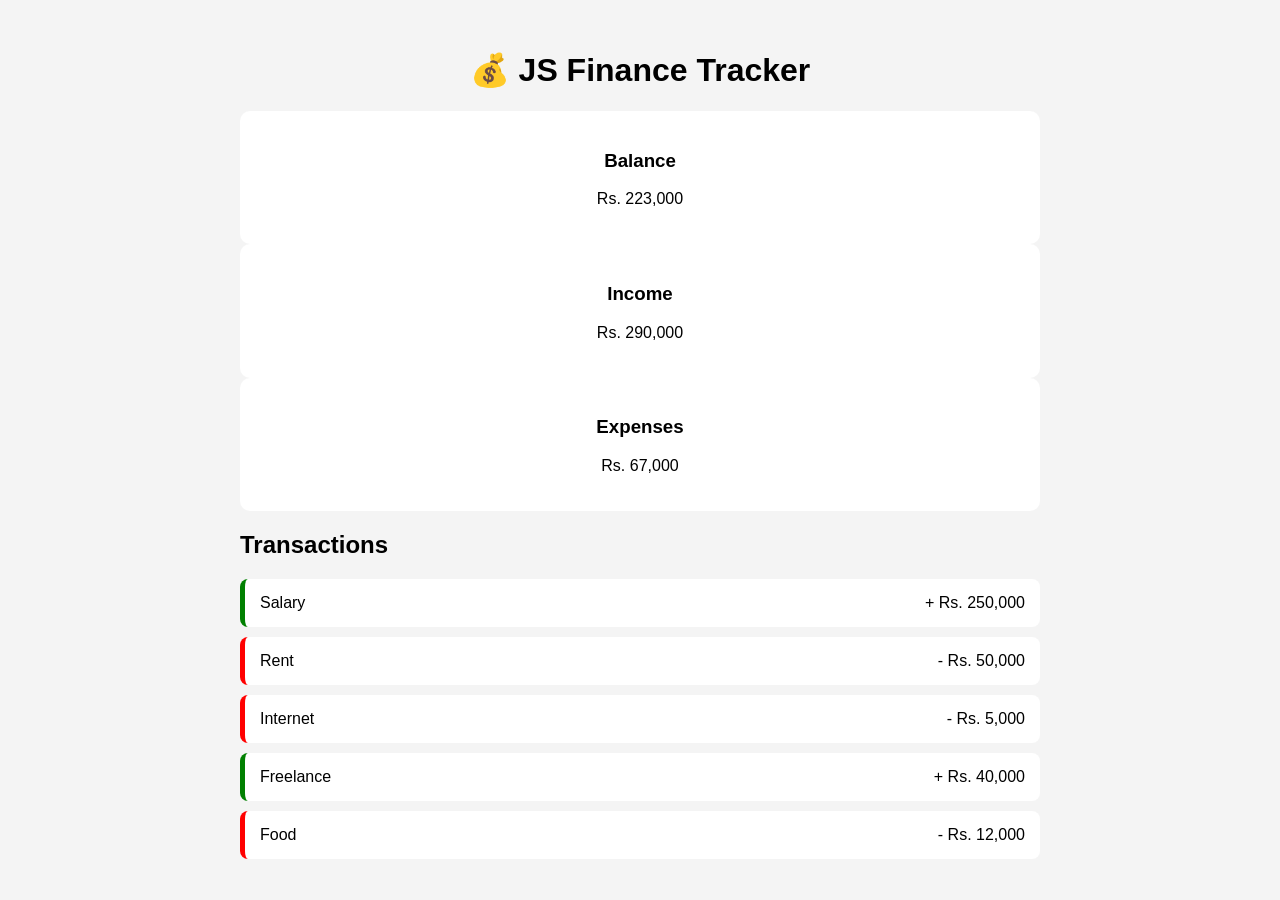
<file: day-02-dom/index.html>
<!DOCTYPE html>
<html lang="en">

<head>
    <meta charset="UTF-8">
    <meta name="viewport" content="width=device-width, initial-scale=1.0">
    <title>JS Finance Tracker</title>
    <link rel="stylesheet" href="css/style.css">
</head>

<body>
    <div class="container">
        <h1>💰 JS Finance Tracker</h1>

        <section class="summery">
            <div class="card">
                <h3>Balance</h3>
                <p id="balance">Rs.0</p>
            </div>

            <div class="card">
                <h3>Income</h3>
                <p id="income">Rs. 0</p>
            </div>

            <div class="card">
                <h3>Expenses</h3>
                <p id="expenses">Rs. 0</p>
            </div>
        </section>
        <section>

            <h2>Transactions</h2>

            <div id="transaction-list">
            </div>

        </section>
        <script src="js/app.js"></script>
    </div>

</body>

</html>
</file>
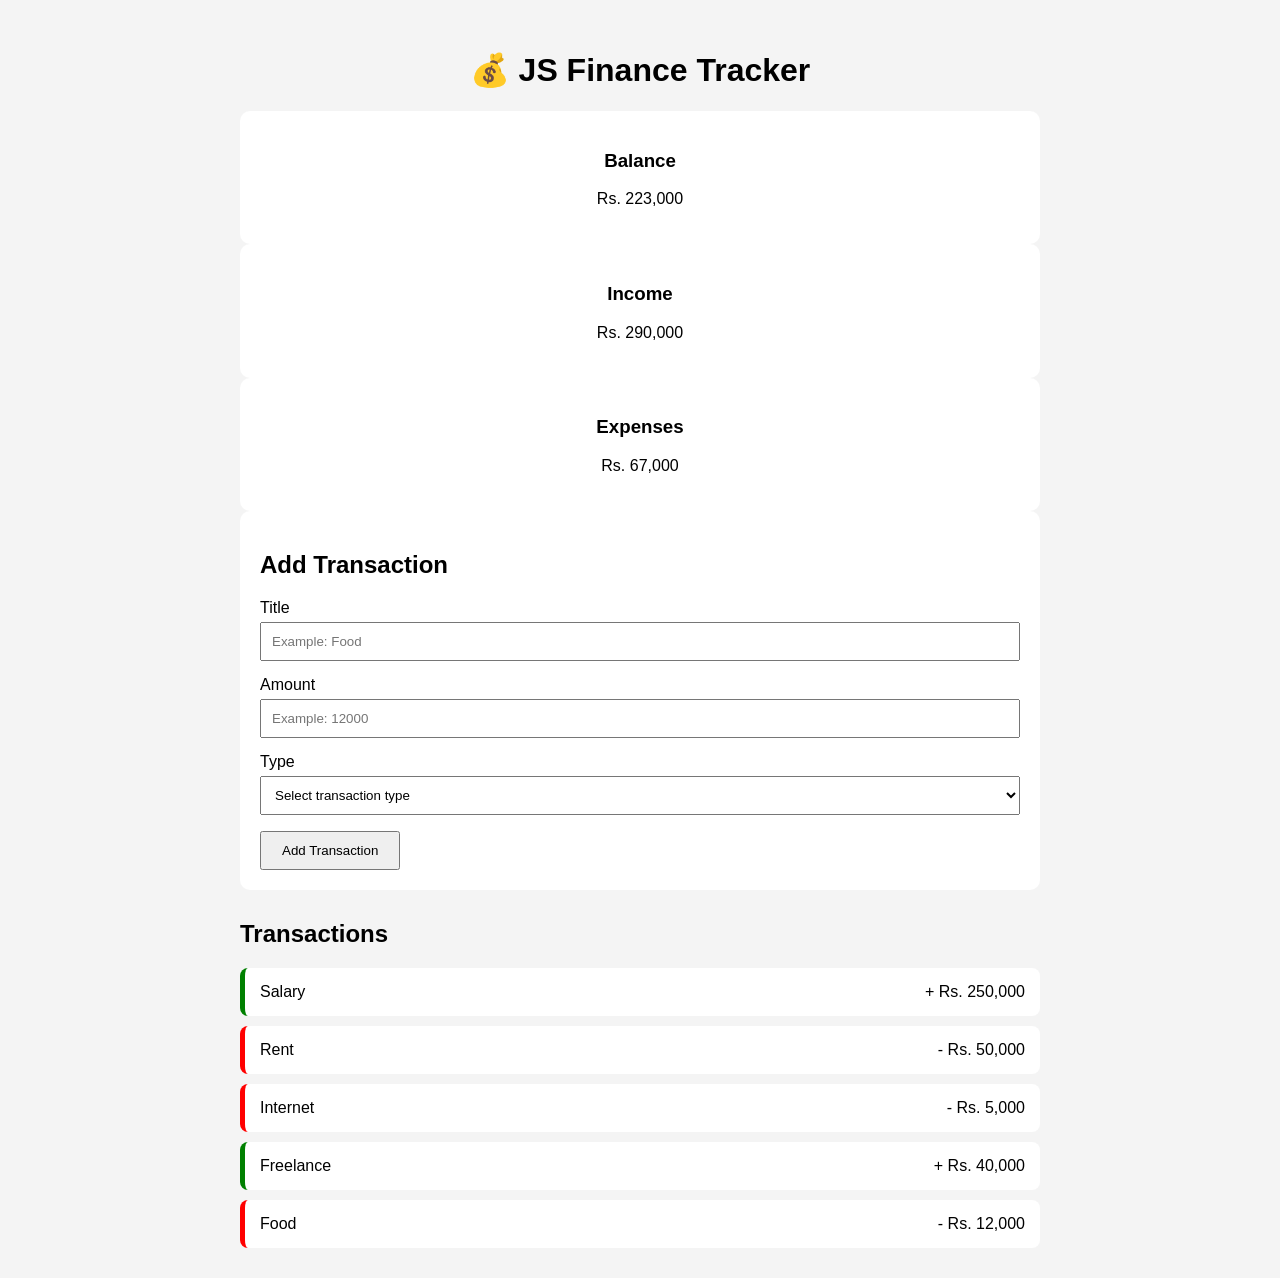
<file: day-03-forms-events/index.html>
<!DOCTYPE html>
<html lang="en">

<head>
    <meta charset="UTF-8">
    <meta name="viewport" content="width=device-width, initial-scale=1.0">
    <title>JS Finance Tracker</title>
    <link rel="stylesheet" href="css/style.css">
</head>

<body>
    <div class="container">
        <h1>💰 JS Finance Tracker</h1>

        <!-- ========================= -->
        <!-- Summary -->
        <!-- ========================= -->

        <section class="summery">
            <div class="card">
                <h3>Balance</h3>
                <p id="balance">Rs.0</p>
            </div>

            <div class="card">
                <h3>Income</h3>
                <p id="income">Rs. 0</p>
            </div>

            <div class="card">
                <h3>Expenses</h3>
                <p id="expenses">Rs. 0</p>
            </div>
        </section>

        <!-- ========================= -->
        <!-- Add Transaction Form -->
        <!-- ========================= -->

        <section class="form-section">
            <h2>Add Transaction</h2>

            <form id="transaction-form">
                <div class="form-group">
                    <label for="title">Title</label>
                    <input type="text" id="title" placeholder="Example: Food">
                </div>

                <div class="form-group">
                    <label for="amount">Amount</label>
                    <input type="number" id="amount" placeholder="Example: 12000">

                </div>

                <div class="form-group">
                    <label for="type">Type</label>
                    <select id="type">
                        <option value="">Select transaction type</option>
                        <option value="income">Income</option>
                        <option value="expense">Expense</option>
                    </select>
                </div>

                <p id="error-message"></p>

                <button type="submit">Add Transaction</button>
            </form>
        </section>

        <!-- ========================= -->
        <!-- Transactions -->
        <!-- ========================= -->

        <section>

            <h2>Transactions</h2>

            <div id="transaction-list">
            </div>

        </section>
        <script src="js/app.js"></script>
    </div>

</body>

</html>
</file>
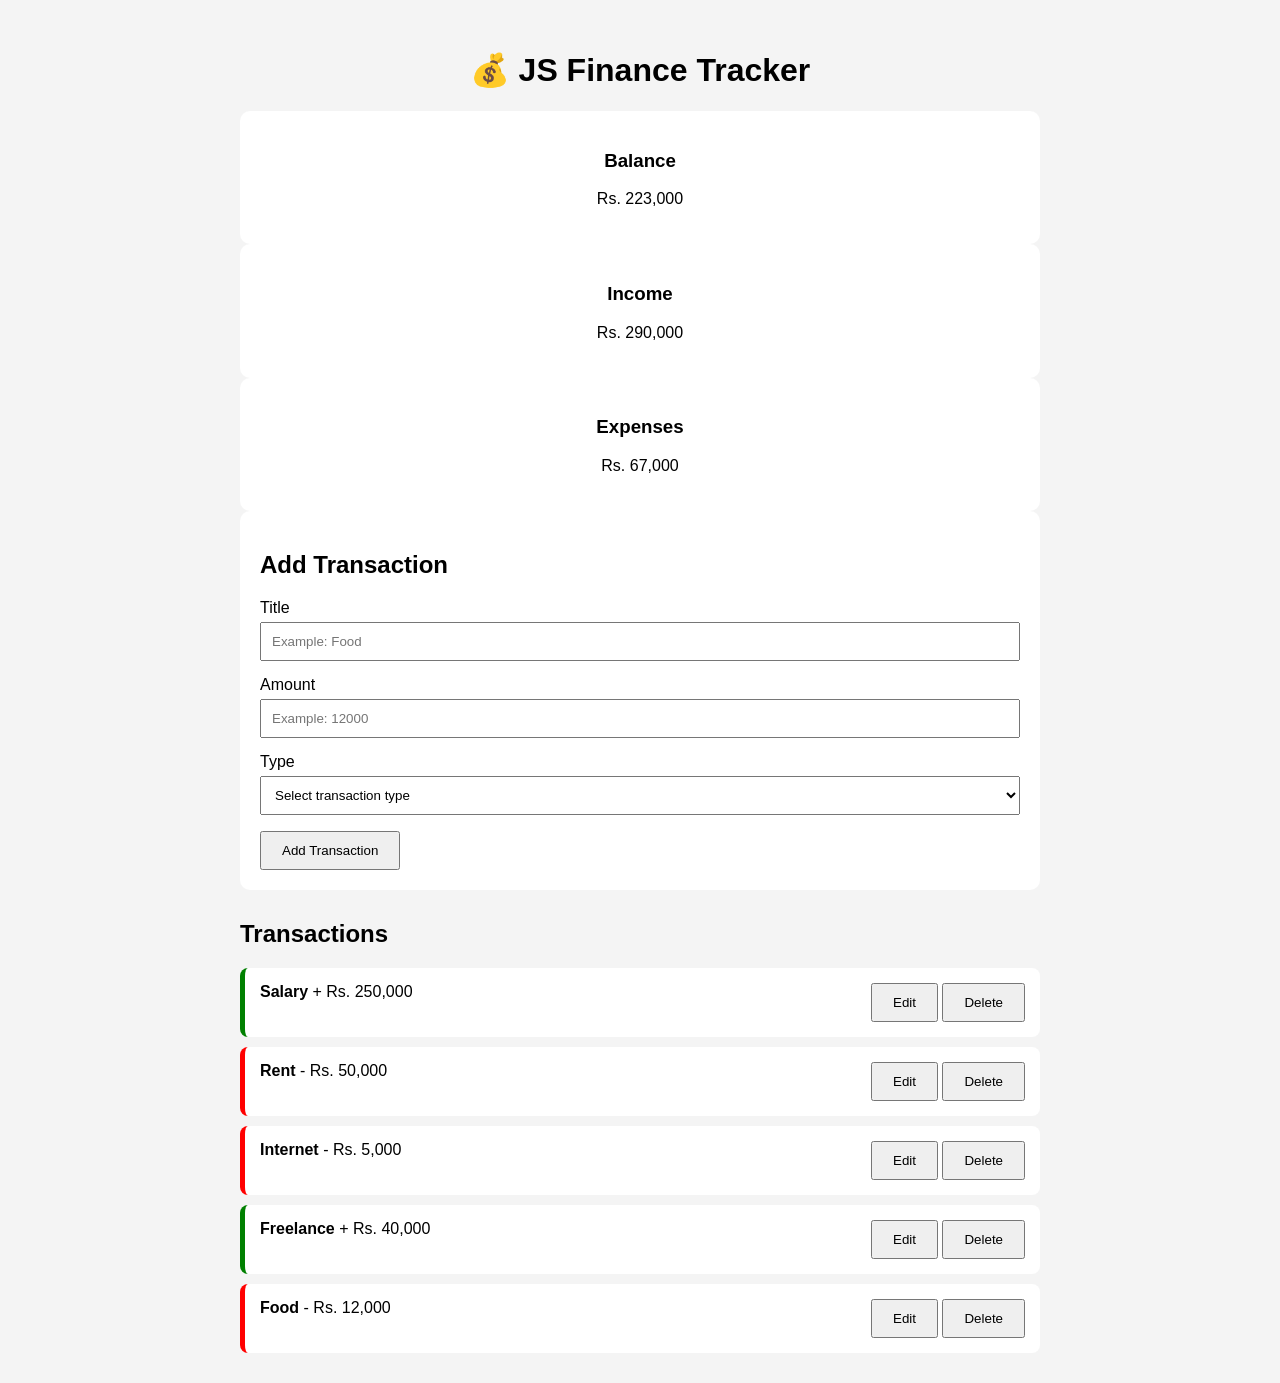
<file: day-04-crud/index.html>
<!DOCTYPE html>
<html lang="en">

<head>
    <meta charset="UTF-8">
    <meta name="viewport" content="width=device-width, initial-scale=1.0">
    <title>JS Finance Tracker</title>
    <link rel="stylesheet" href="css/style.css">
</head>

<body>
    <div class="container">
        <h1>💰 JS Finance Tracker</h1>

        <!-- ========================= -->
        <!-- Summary -->
        <!-- ========================= -->

        <section class="summery">
            <div class="card">
                <h3>Balance</h3>
                <p id="balance">Rs.0</p>
            </div>

            <div class="card">
                <h3>Income</h3>
                <p id="income">Rs. 0</p>
            </div>

            <div class="card">
                <h3>Expenses</h3>
                <p id="expenses">Rs. 0</p>
            </div>
        </section>

        <!-- ========================= -->
        <!-- Add Transaction Form -->
        <!-- ========================= -->

        <section class="form-section">
            <h2>Add Transaction</h2>

            <form id="transaction-form">
                <div class="form-group">
                    <label for="title">Title</label>
                    <input type="text" id="title" placeholder="Example: Food">
                </div>

                <div class="form-group">
                    <label for="amount">Amount</label>
                    <input type="number" id="amount" placeholder="Example: 12000">

                </div>

                <div class="form-group">
                    <label for="type">Type</label>
                    <select id="type">
                        <option value="">Select transaction type</option>
                        <option value="income">Income</option>
                        <option value="expense">Expense</option>
                    </select>
                </div>

                <p id="error-message"></p>

                <button type="submit" id="submit-button">
                    Add Transaction
                </button>

                <button type="button" id="cancel-button" hidden>
                    Cancel
                </button>
            </form>
        </section>

        <!-- ========================= -->
        <!-- Transactions -->
        <!-- ========================= -->

        <section>

            <h2>Transactions</h2>

            <div id="transaction-list">
            </div>

        </section>
        <script src="js/app.js"></script>
    </div>

</body>

</html>
</file>
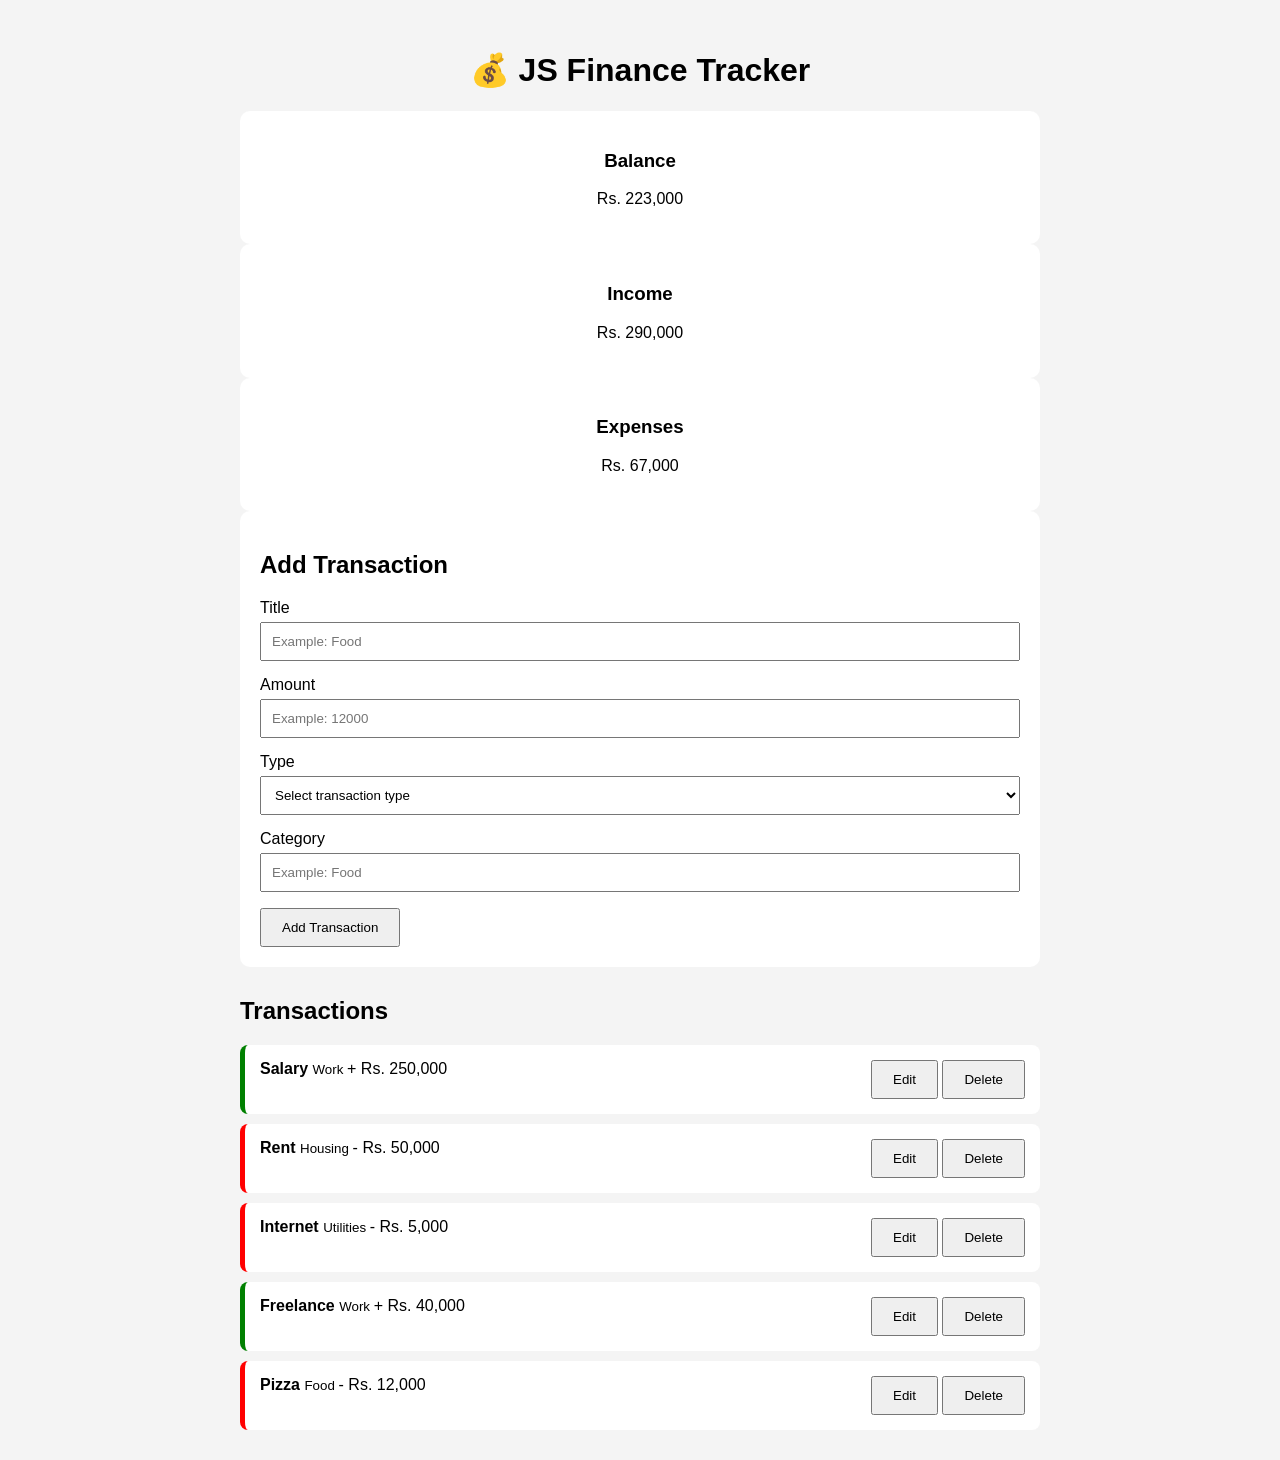
<file: day-05-modern-javascript/index.html>
<!DOCTYPE html>
<html lang="en">

<head>
    <meta charset="UTF-8">
    <meta name="viewport" content="width=device-width, initial-scale=1.0">
    <title>JS Finance Tracker</title>
    <link rel="stylesheet" href="css/style.css">
</head>

<body>
    <div class="container">
        <h1>💰 JS Finance Tracker</h1>

        <!-- ========================= -->
        <!-- Summary -->
        <!-- ========================= -->

        <section class="summery">
            <div class="card">
                <h3>Balance</h3>
                <p id="balance">Rs.0</p>
            </div>

            <div class="card">
                <h3>Income</h3>
                <p id="income">Rs. 0</p>
            </div>

            <div class="card">
                <h3>Expenses</h3>
                <p id="expenses">Rs. 0</p>
            </div>
        </section>

        <!-- ========================= -->
        <!-- Add Transaction Form -->
        <!-- ========================= -->

        <section class="form-section">
            <h2>Add Transaction</h2>

            <form id="transaction-form">
                <div class="form-group">
                    <label for="title">Title</label>
                    <input type="text" id="title" placeholder="Example: Food">
                </div>

                <div class="form-group">
                    <label for="amount">Amount</label>
                    <input type="number" id="amount" placeholder="Example: 12000">

                </div>

                <div class="form-group">
                    <label for="type">Type</label>
                    <select id="type">
                        <option value="">Select transaction type</option>
                        <option value="income">Income</option>
                        <option value="expense">Expense</option>
                    </select>
                </div>

                <div class="form-group">
                    <label for="category">Category</label>
                    <input type="text" id="category" placeholder="Example: Food">
                </div>

                <p id="error-message"></p>

                <button type="submit" id="submit-button">
                    Add Transaction
                </button>

                <button type="button" id="cancel-button" hidden>
                    Cancel
                </button>
            </form>
        </section>

        <!-- ========================= -->
        <!-- Transactions -->
        <!-- ========================= -->

        <section>

            <h2>Transactions</h2>

            <div id="transaction-list">
            </div>

        </section>
        <script src="js/app.js"></script>
    </div>

</body>

</html>
</file>
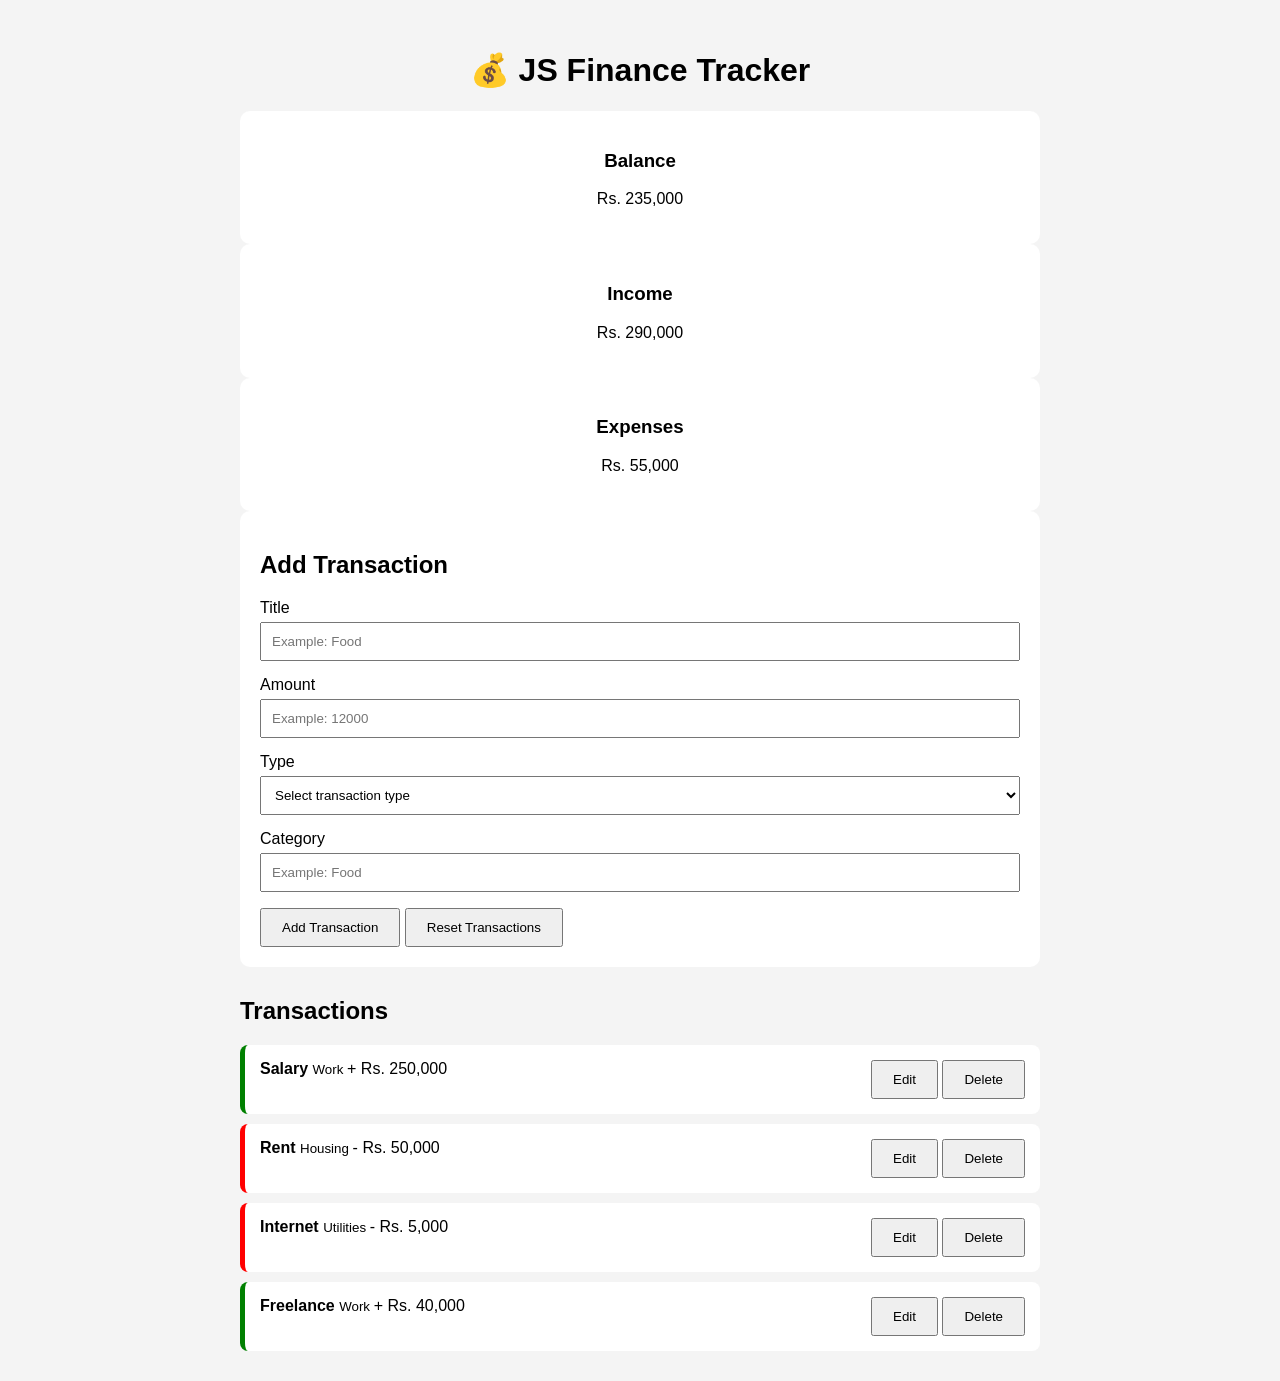
<file: day-06-local-storage/index.html>
<!DOCTYPE html>
<html lang="en">

<head>
    <meta charset="UTF-8">
    <meta name="viewport" content="width=device-width, initial-scale=1.0">
    <title>JS Finance Tracker</title>
    <link rel="stylesheet" href="css/style.css">
</head>

<body>
    <div class="container">
        <h1>💰 JS Finance Tracker</h1>

        <!-- ========================= -->
        <!-- Summary -->
        <!-- ========================= -->

        <section class="summery">
            <div class="card">
                <h3>Balance</h3>
                <p id="balance">Rs.0</p>
            </div>

            <div class="card">
                <h3>Income</h3>
                <p id="income">Rs. 0</p>
            </div>

            <div class="card">
                <h3>Expenses</h3>
                <p id="expenses">Rs. 0</p>
            </div>
        </section>

        <!-- ========================= -->
        <!-- Add Transaction Form -->
        <!-- ========================= -->

        <section class="form-section">
            <h2>Add Transaction</h2>

            <form id="transaction-form">
                <div class="form-group">
                    <label for="title">Title</label>
                    <input type="text" id="title" placeholder="Example: Food">
                </div>

                <div class="form-group">
                    <label for="amount">Amount</label>
                    <input type="number" id="amount" placeholder="Example: 12000">

                </div>

                <div class="form-group">
                    <label for="type">Type</label>
                    <select id="type">
                        <option value="">Select transaction type</option>
                        <option value="income">Income</option>
                        <option value="expense">Expense</option>
                    </select>
                </div>

                <div class="form-group">
                    <label for="category">Category</label>
                    <input type="text" id="category" placeholder="Example: Food">
                </div>

                <p id="error-message"></p>

                <button type="submit" id="submit-button">
                    Add Transaction
                </button>

                <button type="button" id="cancel-button" hidden>
                    Cancel
                </button>

                <button type="button" id="reset-button">
                    Reset Transactions
                </button>
            </form>
        </section>

        <!-- ========================= -->
        <!-- Transactions -->
        <!-- ========================= -->

        <section>

            <h2>Transactions</h2>

            <div id="transaction-list">
            </div>

        </section>
        <script src="js/app.js"></script>
    </div>

</body>

</html>
</file>
<file: day-02-dom/css/style.css>
body {
    font-family: Arial, sans-serif;
    background: #f4f4f4;
    margin: 0;
    padding: 30px;
}

.container {
    max-width: 800px;
    margin: auto;
}

h1 {
    text-align: center;
}

.summary {
    display: flex;
    gap: 20px;
    margin-bottom: 30px;
}

.card {
    flex: 1;
    background: white;
    padding: 20px;
    border-radius: 10px;
    text-align: center;
}

#transaction-list {
    display: flex;
    flex-direction: column;
    gap: 10px;
}

.transaction {
    background: white;
    padding: 15px;
    border-radius: 8px;
    display: flex;
    justify-content: space-between;
}

.income {
    border-left: 5px solid green;
}

.expense {
    border-left: 5px solid red;
}
</file>
<file: day-03-forms-events/css/style.css>
body {
    font-family: Arial, sans-serif;
    background: #f4f4f4;
    margin: 0;
    padding: 30px;
}

.container {
    max-width: 800px;
    margin: auto;
}

h1 {
    text-align: center;
}

.summary {
    display: flex;
    gap: 20px;
    margin-bottom: 30px;
}

.card {
    flex: 1;
    background: white;
    padding: 20px;
    border-radius: 10px;
    text-align: center;
}

#transaction-list {
    display: flex;
    flex-direction: column;
    gap: 10px;
}

.transaction {
    background: white;
    padding: 15px;
    border-radius: 8px;
    display: flex;
    justify-content: space-between;
}

.income {
    border-left: 5px solid green;
}

.expense {
    border-left: 5px solid red;
}

.form-section{
    background: white;
    padding: 20px;
    margin-bottom: 30px;
    border-radius: 10px;
}

.form-group{
    margin-bottom: 15px;
}

.form-group label {
    display: block;
    margin-bottom: 5px;
}

.form-group input,
.form-group select {
    width: 100%;
    padding: 10px;
    box-sizing: border-box;
}

button {
    padding: 10px 20px;
    cursor: pointer;
}

#error-message {
    color: red;
}
</file>
<file: day-04-crud/css/style.css>
body {
    font-family: Arial, sans-serif;
    background: #f4f4f4;
    margin: 0;
    padding: 30px;
}

.container {
    max-width: 800px;
    margin: auto;
}

h1 {
    text-align: center;
}

.summary {
    display: flex;
    gap: 20px;
    margin-bottom: 30px;
}

.card {
    flex: 1;
    background: white;
    padding: 20px;
    border-radius: 10px;
    text-align: center;
}

#transaction-list {
    display: flex;
    flex-direction: column;
    gap: 10px;
}

.transaction {
    background: white;
    padding: 15px;
    border-radius: 8px;
    display: flex;
    justify-content: space-between;
}

.income {
    border-left: 5px solid green;
}

.expense {
    border-left: 5px solid red;
}

.form-section{
    background: white;
    padding: 20px;
    margin-bottom: 30px;
    border-radius: 10px;
}

.form-group{
    margin-bottom: 15px;
}

.form-group label {
    display: block;
    margin-bottom: 5px;
}

.form-group input,
.form-group select {
    width: 100%;
    padding: 10px;
    box-sizing: border-box;
}

button {
    padding: 10px 20px;
    cursor: pointer;
}

#error-message {
    color: red;
}
</file>
<file: day-05-modern-javascript/css/style.css>
body {
    font-family: Arial, sans-serif;
    background: #f4f4f4;
    margin: 0;
    padding: 30px;
}

.container {
    max-width: 800px;
    margin: auto;
}

h1 {
    text-align: center;
}

.summary {
    display: flex;
    gap: 20px;
    margin-bottom: 30px;
}

.card {
    flex: 1;
    background: white;
    padding: 20px;
    border-radius: 10px;
    text-align: center;
}

#transaction-list {
    display: flex;
    flex-direction: column;
    gap: 10px;
}

.transaction {
    background: white;
    padding: 15px;
    border-radius: 8px;
    display: flex;
    justify-content: space-between;
}

.income {
    border-left: 5px solid green;
}

.expense {
    border-left: 5px solid red;
}

.form-section{
    background: white;
    padding: 20px;
    margin-bottom: 30px;
    border-radius: 10px;
}

.form-group{
    margin-bottom: 15px;
}

.form-group label {
    display: block;
    margin-bottom: 5px;
}

.form-group input,
.form-group select {
    width: 100%;
    padding: 10px;
    box-sizing: border-box;
}

button {
    padding: 10px 20px;
    cursor: pointer;
}

#error-message {
    color: red;
}
</file>
<file: day-06-local-storage/css/style.css>
body {
    font-family: Arial, sans-serif;
    background: #f4f4f4;
    margin: 0;
    padding: 30px;
}

.container {
    max-width: 800px;
    margin: auto;
}

h1 {
    text-align: center;
}

.summary {
    display: flex;
    gap: 20px;
    margin-bottom: 30px;
}

.card {
    flex: 1;
    background: white;
    padding: 20px;
    border-radius: 10px;
    text-align: center;
}

#transaction-list {
    display: flex;
    flex-direction: column;
    gap: 10px;
}

.transaction {
    background: white;
    padding: 15px;
    border-radius: 8px;
    display: flex;
    justify-content: space-between;
}

.income {
    border-left: 5px solid green;
}

.expense {
    border-left: 5px solid red;
}

.form-section{
    background: white;
    padding: 20px;
    margin-bottom: 30px;
    border-radius: 10px;
}

.form-group{
    margin-bottom: 15px;
}

.form-group label {
    display: block;
    margin-bottom: 5px;
}

.form-group input,
.form-group select {
    width: 100%;
    padding: 10px;
    box-sizing: border-box;
}

button {
    padding: 10px 20px;
    cursor: pointer;
}

#error-message {
    color: red;
}
</file>
